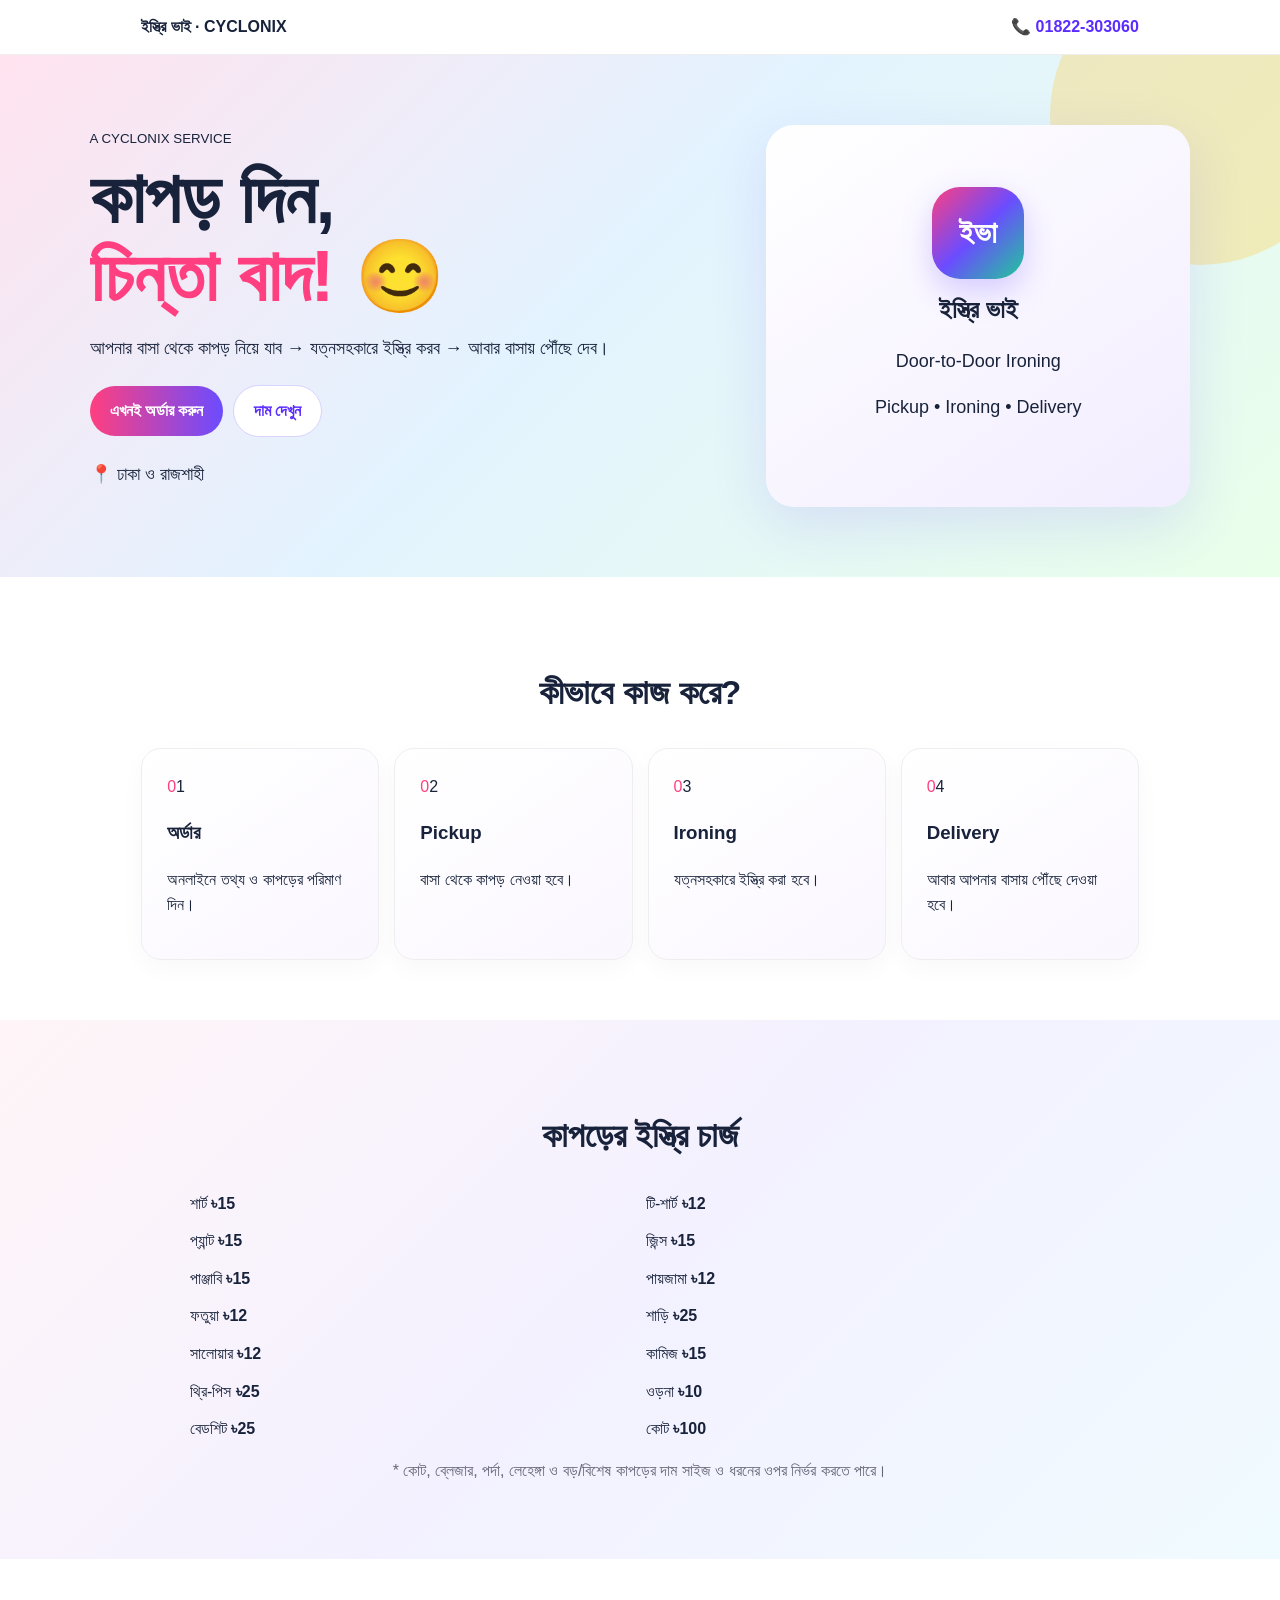
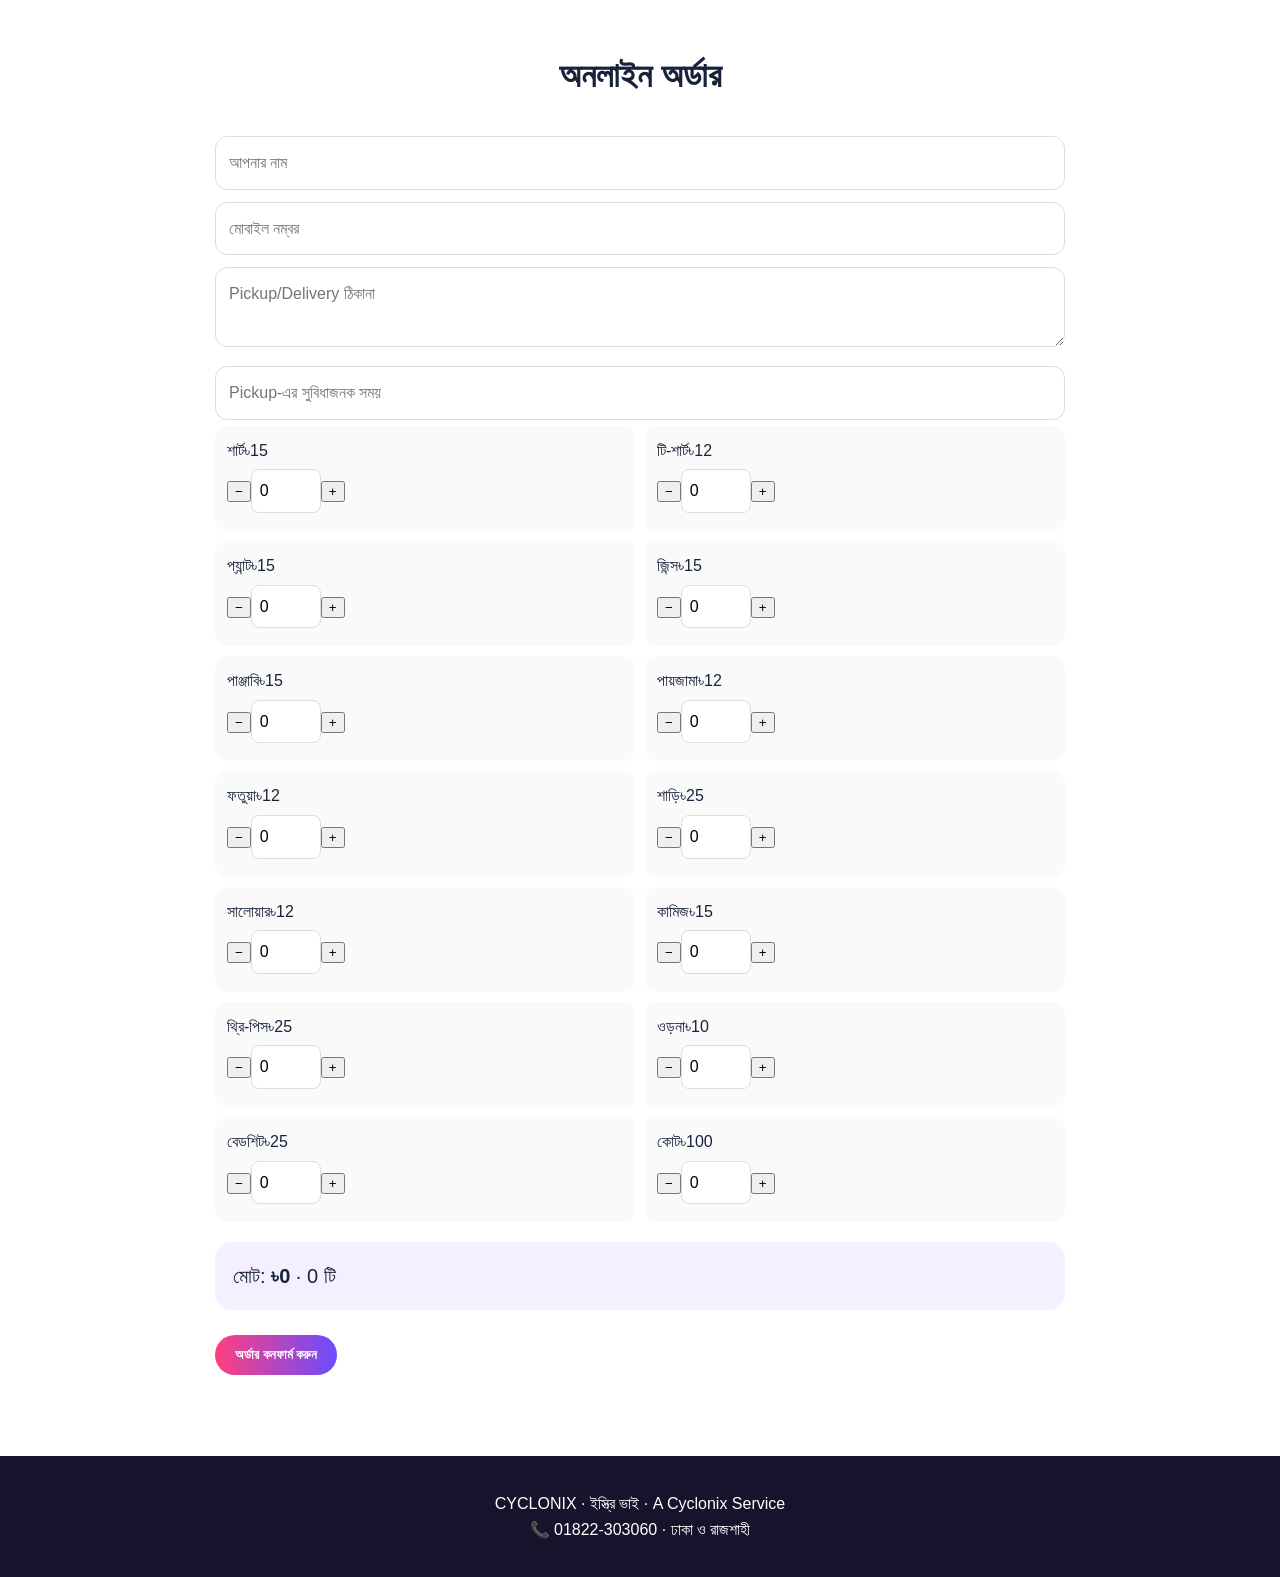
<file: index.html>
<!doctype html><html lang="bn"><head><meta charset="utf-8"><meta name="viewport" content="width=device-width,initial-scale=1"><title>ইস্ত্রি ভাই | A Cyclonix Service</title><link rel="stylesheet" href="style.css"></head><body><header><div class="nav"><b class="brand">ইস্ত্রি ভাই · CYCLONIX</b><a href="tel:+8801822303060">📞 01822-303060</a></div></header><section class="hero"><div><small>A CYCLONIX SERVICE</small><h1>কাপড় দিন,<br><span>চিন্তা বাদ!</span> 😊</h1><p>আপনার বাসা থেকে কাপড় নিয়ে যাব → যত্নসহকারে ইস্ত্রি করব → আবার বাসায় পৌঁছে দেব।</p><a class="btn" href="#order">এখনই অর্ডার করুন</a> <a class="btn alt" href="#prices">দাম দেখুন</a><p>📍 ঢাকা ও রাজশাহী</p></div><div class="heroCard"><div class="logoMark">ইভা</div><h2>ইস্ত্রি ভাই</h2><p>Door-to-Door Ironing</p><p>Pickup • Ironing • Delivery</p></div></section><section><h2>কীভাবে কাজ করে?</h2><div class="steps"><article>01<h3>অর্ডার</h3><p>অনলাইনে তথ্য ও কাপড়ের পরিমাণ দিন।</p></article><article>02<h3>Pickup</h3><p>বাসা থেকে কাপড় নেওয়া হবে।</p></article><article>03<h3>Ironing</h3><p>যত্নসহকারে ইস্ত্রি করা হবে।</p></article><article>04<h3>Delivery</h3><p>আবার আপনার বাসায় পৌঁছে দেওয়া হবে।</p></article></div></section><section id="prices" class="light"><h2>কাপড়ের ইস্ত্রি চার্জ</h2><div id="priceList" class="prices"></div><p class="note">* কোট, ব্লেজার, পর্দা, লেহেঙ্গা ও বড়/বিশেষ কাপড়ের দাম সাইজ ও ধরনের ওপর নির্ভর করতে পারে।</p></section><section id="order"><h2>অনলাইন অর্ডার</h2><form id="orderForm"><input id="name" required placeholder="আপনার নাম"><input id="phone" required placeholder="মোবাইল নম্বর"><textarea id="address" required placeholder="Pickup/Delivery ঠিকানা"></textarea><input id="pickupTime" placeholder="Pickup-এর সুবিধাজনক সময়"><div id="orderItems" class="items"></div><div class="total">মোট: <b>৳<span id="totalPrice">0</span></b> · <span id="totalQty">0</span> টি</div><button class="btn" type="submit">অর্ডার কনফার্ম করুন</button><p id="message"></p></form></section><footer>CYCLONIX · ইস্ত্রি ভাই · A Cyclonix Service<br>📞 01822-303060 · ঢাকা ও রাজশাহী</footer><script src="config.js"></script><script src="app.js"></script></body></html>
</file>
<file: style.css>
*{box-sizing:border-box}body{margin:0;font-family:Arial,"Noto Sans Bengali",sans-serif;color:#18233b;line-height:1.6;background:#fff}header{position:sticky;top:0;background:rgba(255,255,255,.94);backdrop-filter:blur(10px);border-bottom:1px solid #eee;z-index:5}.nav{max-width:1100px;margin:auto;padding:14px 4%;display:flex;justify-content:space-between;align-items:center}.brand{font-weight:900}.nav a{color:#5b2cff;text-decoration:none;font-weight:700}.hero{max-width:none;padding:70px 7%;display:grid;grid-template-columns:1.2fr .8fr;gap:40px;background:linear-gradient(135deg,#ffe3ef,#e3f3ff 45%,#e9ffe9);position:relative;overflow:hidden}.hero:after{content:"";position:absolute;width:300px;height:300px;border-radius:50%;background:#ffcc4d55;right:-70px;top:-90px}.hero h1{font-size:clamp(42px,7vw,72px);line-height:1.08;margin:10px 0}.hero h1 span{color:#ff3f7f}.hero p{font-size:18px}.btn{display:inline-block;padding:12px 20px;border-radius:999px;background:linear-gradient(90deg,#ff3f7f,#6b4cff);color:#fff;text-decoration:none;font-weight:800;border:0;cursor:pointer;margin:5px 5px 5px 0}.btn.alt{background:#fff;color:#5b2cff;border:1px solid #d8d3ff}.heroCard{background:linear-gradient(145deg,#fff,#f2edff);border-radius:28px;padding:45px;text-align:center;box-shadow:0 18px 55px #5b2cff20;font-size:64px;position:relative;z-index:1}.heroCard h2{font-size:25px;margin:10px 0}.heroCard .logoMark{display:inline-flex;width:92px;height:92px;border-radius:28px;align-items:center;justify-content:center;background:linear-gradient(135deg,#ff3f7f,#6b4cff,#20c997);color:#fff;font-weight:900;font-size:30px;box-shadow:0 12px 30px #6b4cff40}section{max-width:1100px;margin:auto;padding:60px 4%}section>h2{text-align:center;font-size:34px}.steps{display:grid;grid-template-columns:repeat(4,1fr);gap:15px}.steps article{padding:25px;border-radius:20px;background:linear-gradient(145deg,#fff,#faf7ff);border:1px solid #eee;box-shadow:0 8px 25px #00000008}.steps article:first-letter{color:#ff3f7f}.light{max-width:none;background:linear-gradient(135deg,#fff5f8,#f3f1ff,#f0fbff)}.prices{max-width:900px;margin:auto;display:grid;grid-template-columns:repeat(2,1fr);gap:12px}.price{display:flex;justify-content:space-between;padding:15px 18px;background:#fff;border-radius:15px;box-shadow:0 6px 20px #00000008}.price b{color:#ff3f7f}.note{text-align:center;color:#667}.items{display:grid;grid-template-columns:repeat(2,1fr);gap:10px}.item{background:#fafafa;padding:12px;border-radius:12px}.item label{display:flex;justify-content:space-between;gap:10px}.item input{width:70px;padding:8px;border:1px solid #ddd;border-radius:8px}.total{margin:20px 0;padding:18px;border-radius:16px;background:#f4f0ff;font-size:20px}form{max-width:850px;margin:auto}form input,form textarea{width:100%;padding:13px;margin:6px 0;border:1px solid #ddd;border-radius:12px;font:inherit}footer{text-align:center;padding:35px;background:#17132d;color:#fff}@media(max-width:760px){.hero{grid-template-columns:1fr;padding:45px 5%}.steps{grid-template-columns:1fr 1fr}.prices,.items{grid-template-columns:1fr}.heroCard{padding:30px}.nav{padding:12px 5%}}
</file>
